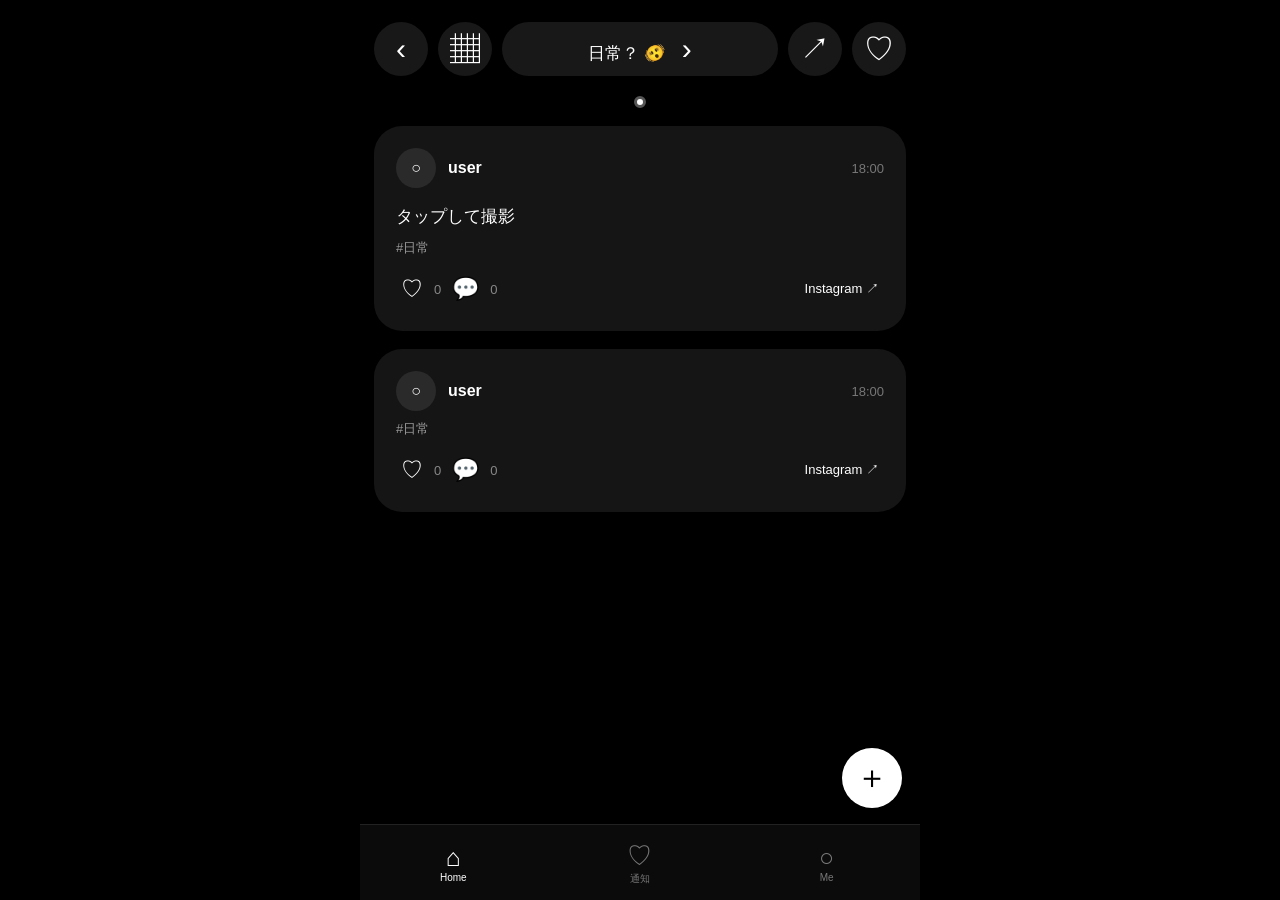
<file: index.html>
<!doctype html><html lang="ja"><head><meta charset="utf-8"><meta name="viewport" content="width=device-width,initial-scale=1,viewport-fit=cover"><meta name="theme-color" content="#000"><title>neap</title><link rel="stylesheet" href="style.css"></head><body><div class="app"><header><button class="icon">‹</button><button class="icon">▦</button><button id="mode" class="mode">日常？ 🫨 <b>›</b></button><button class="icon">↗</button><button class="icon">♡</button></header><div class="liveDot"></div><main id="feed"></main><button id="fab">＋</button><nav><button class="active">⌂<span>Home</span></button><button>♡<span>通知</span></button><button>○<span>Me</span></button></nav></div><div id="modal" class="hidden"><section class="sheet"><button id="close">×</button><h2>今なにしてる？</h2><button id="openCamera" type="button" class="photo">📷 撮影する</button><label class="libraryPicker"><input id="photo" type="file" accept="image/*"><span>写真から選ぶ</span></label><div id="photoPreviewWrap" class="previewWrap hidden"><img id="photoPreview" class="preview"><button id="removePhoto" type="button" class="removePhoto">×</button></div><textarea id="text" placeholder="ひとこと"></textarea><input id="tag" placeholder="趣味・目的（例：映画、野球、飲み）"><button id="post">投稿</button></section></div><div id="cameraLayer" class="cameraLayer hidden"><video id="cameraVideo" autoplay playsinline muted></video><canvas id="cameraCanvas" class="hidden"></canvas><button id="cameraClose" class="cameraClose">×</button><button id="cameraFlip" class="cameraFlip">↻</button><button id="cameraShot" class="cameraShot" aria-label="撮影"></button></div><script src="app.js?v=7"></script></body></html>
</file>
<file: style.css>
*{box-sizing:border-box}html,body{margin:0;background:#000;color:#fff;font-family:-apple-system,BlinkMacSystemFont,"Helvetica Neue",Arial,sans-serif}.app{max-width:560px;min-height:100vh;margin:auto;background:#000;padding-bottom:82px}header{height:92px;padding:18px 14px 12px;display:flex;align-items:center;gap:10px;position:sticky;top:0;background:#000;z-index:5}.icon{width:54px;height:54px;border:0;border-radius:50%;background:#181818;color:#fff;font-size:30px;cursor:pointer}.mode{height:54px;flex:1;border:0;border-radius:28px;background:#181818;color:#fff;font-size:17px;cursor:pointer}.mode b{font-size:30px;font-weight:400;margin-left:12px}.liveDot{width:12px;height:12px;border-radius:50%;background:#fff;border:3px solid #555;margin:4px auto 18px}main{padding:0 14px}.post{background:#151515;border-radius:28px;margin:0 0 18px;padding:22px;overflow:hidden}.who{display:flex;align-items:center;gap:12px}.avatar{width:40px;height:40px;border-radius:50%;background:#2a2a2a;display:grid;place-items:center}.name{font-weight:650}.time{margin-left:auto;color:#777;font-size:13px}.postImage{width:calc(100% + 44px);margin:18px -22px 0;display:block;max-height:540px;object-fit:cover}.body{font-size:17px;line-height:1.55;margin-top:16px}.tag{color:#999;font-size:13px;margin-top:9px}.actions{display:flex;align-items:center;gap:6px;margin-top:12px}.actions button{border:0;background:transparent;color:#fff;font-size:22px;padding:5px;cursor:pointer}.count{font-size:13px;color:#888}.insta{margin-left:auto;font-size:13px!important}#fab{position:fixed;right:max(calc((100vw - 560px)/2 + 18px),18px);bottom:92px;width:60px;height:60px;border:0;border-radius:50%;background:#fff;color:#000;font-size:32px;z-index:8;cursor:pointer}nav{position:fixed;bottom:0;left:50%;transform:translateX(-50%);width:min(560px,100%);height:76px;background:#0b0b0b;border-top:1px solid #222;display:flex;justify-content:space-around;z-index:7}nav button{width:33%;border:0;background:none;color:#777;font-size:25px;cursor:pointer}nav button.active{color:#fff}nav span{display:block;font-size:10px}.hidden{display:none!important}#modal{position:fixed;inset:0;background:#000b;z-index:20;display:flex;align-items:flex-end}.sheet{width:min(560px,100%);background:#151515;border-radius:28px 28px 0 0;padding:24px 20px 30px;margin:auto}.sheet #close{float:right;border:0;background:none;color:#fff;font-size:30px}.sheet h2{margin:8px 0 20px}.photoPicker{position:relative;display:block;border:1px dashed #555;border-radius:16px;padding:16px;text-align:center;cursor:pointer;overflow:hidden}.photoPicker input{position:absolute!important;inset:0!important;width:100%!important;height:100%!important;opacity:0!important;display:block!important;cursor:pointer!important}.photoPicker span{pointer-events:none}.sheet input[type=file]{display:none}.preview{width:100%;max-height:300px;object-fit:cover;border-radius:16px;margin-top:12px}.sheet textarea,.sheet input:not([type=file]){width:100%;margin-top:12px;background:#0d0d0d;color:#fff;border:1px solid #333;border-radius:14px;padding:13px;font-size:16px}.sheet textarea{height:90px;resize:none}.sheet #post{width:100%;height:48px;margin-top:14px;border:0;border-radius:14px;background:#fff;color:#000;font-size:16px;font-weight:700}.previewWrap{position:relative;margin-top:12px}.previewWrap .preview{margin-top:0}.removePhoto{position:absolute;top:8px;right:8px;width:34px;height:34px;border:0;border-radius:50%;background:#000b;color:#fff;font-size:24px;line-height:34px;cursor:pointer}.libraryPicker{display:block;margin-top:10px;text-align:center;color:#aaa;font-size:14px;cursor:pointer}.libraryPicker input{display:none!important}.cameraLayer{position:fixed;inset:0;background:#000;z-index:100;display:flex;align-items:center;justify-content:center;overflow:hidden}.cameraLayer video{width:100%;height:100%;object-fit:cover}.cameraClose,.cameraFlip{position:absolute;top:calc(env(safe-area-inset-top) + 18px);width:48px;height:48px;border:0;border-radius:50%;background:#111b;color:#fff;font-size:28px;z-index:2}.cameraClose{left:18px}.cameraFlip{right:18px}.cameraShot{position:absolute;bottom:calc(env(safe-area-inset-bottom) + 28px);left:50%;transform:translateX(-50%);width:78px;height:78px;border-radius:50%;border:6px solid #fff;background:#ffffff44;box-shadow:0 0 0 2px #000}.cameraShot:active{transform:translateX(-50%) scale(.94)}
</file>
